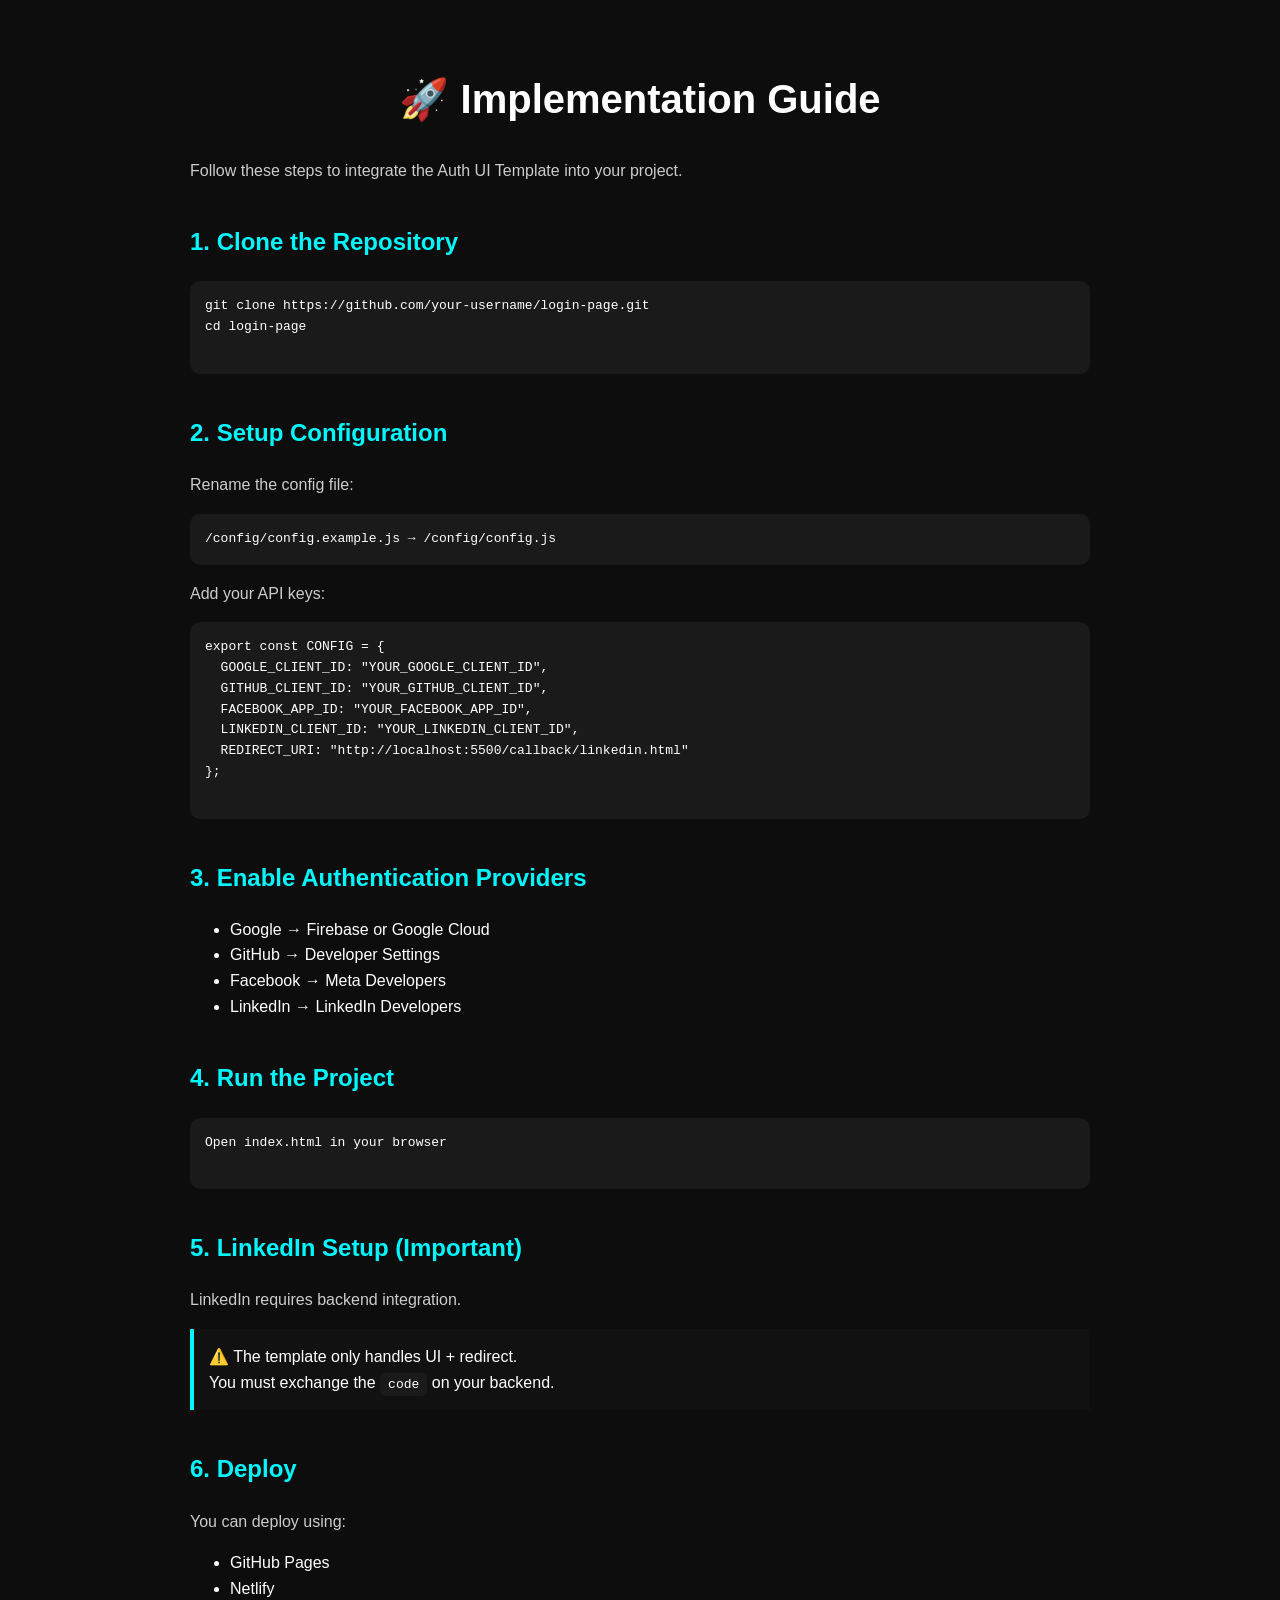
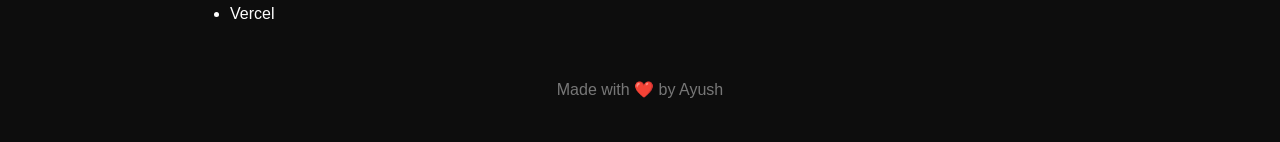
<file: implementation.html>
<!DOCTYPE html>
<html lang="en">
<head>
    <meta charset="UTF-8">
    <meta name="viewport" content="width=device-width, initial-scale=1.0">
    <title>Implementation Guide</title>

    <style>
        body {
            margin: 0;
            font-family: Arial, sans-serif;
            background: #0d0d0d;
            color: #fff;
            line-height: 1.6;
        }

        .container {
            max-width: 900px;
            margin: auto;
            padding: 40px 20px;
        }

        h1 {
            text-align: center;
            font-size: 2.5rem;
        }

        h2 {
            margin-top: 40px;
            color: #00f7ff;
        }

        p {
            color: #ccc;
        }

        code {
            background: #1a1a1a;
            padding: 4px 8px;
            border-radius: 5px;
        }

        pre {
            background: #1a1a1a;
            padding: 15px;
            border-radius: 10px;
            overflow-x: auto;
        }

        .step {
            margin-bottom: 30px;
        }

        .note {
            background: #111;
            border-left: 4px solid #00f7ff;
            padding: 15px;
            margin-top: 15px;
        }

        .footer {
            text-align: center;
            margin-top: 50px;
            color: #777;
        }
    </style>
</head>
<body>

<div class="container">

    <h1>🚀 Implementation Guide</h1>
    <p>Follow these steps to integrate the Auth UI Template into your project.</p>

    <!-- Step 1 -->
    <div class="step">
        <h2>1. Clone the Repository</h2>
        <pre>
git clone https://github.com/your-username/login-page.git
cd login-page
        </pre>
    </div>

    <!-- Step 2 -->
    <div class="step">
        <h2>2. Setup Configuration</h2>
        <p>Rename the config file:</p>
        <pre>/config/config.example.js → /config/config.js</pre>

        <p>Add your API keys:</p>
        <pre>
export const CONFIG = {
  GOOGLE_CLIENT_ID: "YOUR_GOOGLE_CLIENT_ID",
  GITHUB_CLIENT_ID: "YOUR_GITHUB_CLIENT_ID",
  FACEBOOK_APP_ID: "YOUR_FACEBOOK_APP_ID",
  LINKEDIN_CLIENT_ID: "YOUR_LINKEDIN_CLIENT_ID",
  REDIRECT_URI: "http://localhost:5500/callback/linkedin.html"
};
        </pre>
    </div>

    <!-- Step 3 -->
    <div class="step">
        <h2>3. Enable Authentication Providers</h2>
        <ul>
            <li>Google → Firebase or Google Cloud</li>
            <li>GitHub → Developer Settings</li>
            <li>Facebook → Meta Developers</li>
            <li>LinkedIn → LinkedIn Developers</li>
        </ul>
    </div>

    <!-- Step 4 -->
    <div class="step">
        <h2>4. Run the Project</h2>
        <pre>
Open index.html in your browser
        </pre>
    </div>

    <!-- Step 5 -->
    <div class="step">
        <h2>5. LinkedIn Setup (Important)</h2>
        <p>LinkedIn requires backend integration.</p>

        <div class="note">
            ⚠️ The template only handles UI + redirect.<br>
            You must exchange the <code>code</code> on your backend.
        </div>
    </div>

    <!-- Step 6 -->
    <div class="step">
        <h2>6. Deploy</h2>
        <p>You can deploy using:</p>
        <ul>
            <li>GitHub Pages</li>
            <li>Netlify</li>
            <li>Vercel</li>
        </ul>
    </div>

    <div class="footer">
        Made with ❤️ by Ayush
    </div>

</div>

</body>
</html>
</file>
